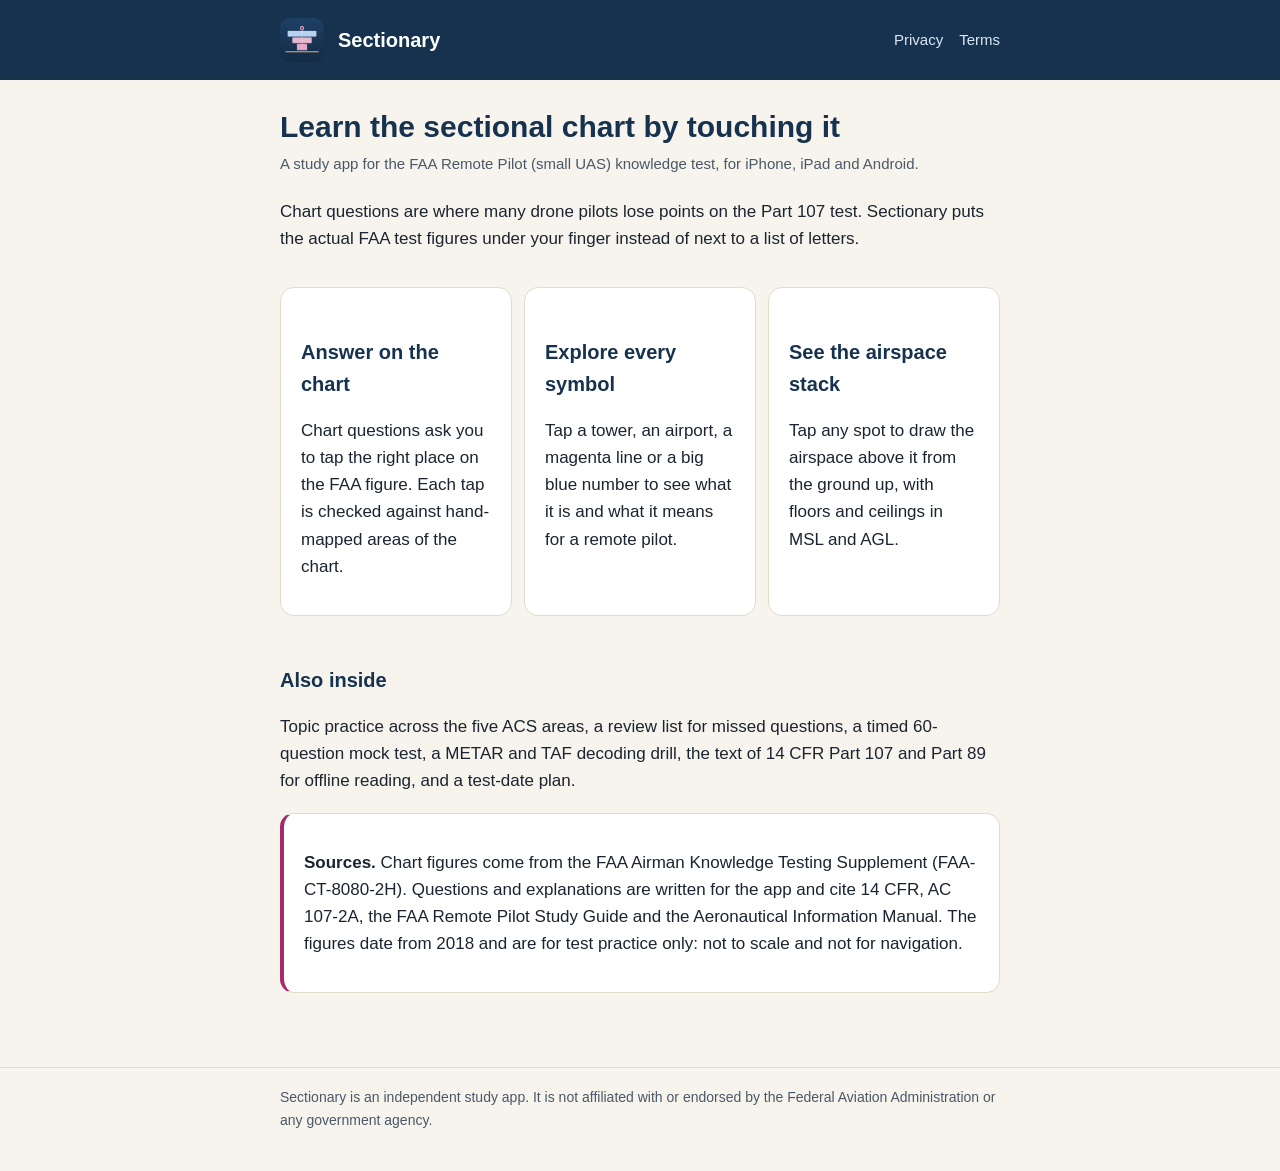
<file: index.html>
<!doctype html>
<html lang="en">
<head>
<meta charset="utf-8">
<meta name="viewport" content="width=device-width, initial-scale=1">
<title>Sectionary: study the sectional chart by touch</title>
<meta name="description" content="A study app for the FAA Remote Pilot knowledge test, built on the FAA sectional chart figures.">
<link rel="icon" href="assets/icon.png">
<link rel="stylesheet" href="assets/sheet.css">
</head>
<body>
<header class="band"><div class="wrap">
<img src="assets/icon.png" alt="">
<a class="home" href="">Sectionary</a>
<nav><a href="privacy/">Privacy</a><a href="terms/">Terms</a></nav>
</div></header>
<main><div class="wrap">
<h1>Learn the sectional chart by touching it</h1>
<p class="stamp">A study app for the FAA Remote Pilot (small UAS) knowledge test, for iPhone, iPad and Android.</p>
<p>Chart questions are where many drone pilots lose points on the Part 107 test. Sectionary puts the actual FAA test figures under your finger instead of next to a list of letters.</p>
<div class="feature">
  <div class="card"><h2>Answer on the chart</h2><p>Chart questions ask you to tap the right place on the FAA figure. Each tap is checked against hand-mapped areas of the chart.</p></div>
  <div class="card"><h2>Explore every symbol</h2><p>Tap a tower, an airport, a magenta line or a big blue number to see what it is and what it means for a remote pilot.</p></div>
  <div class="card"><h2>See the airspace stack</h2><p>Tap any spot to draw the airspace above it from the ground up, with floors and ceilings in MSL and AGL.</p></div>
</div>
<h2>Also inside</h2>
<p>Topic practice across the five ACS areas, a review list for missed questions, a timed 60-question mock test, a METAR and TAF decoding drill, the text of 14 CFR Part 107 and Part 89 for offline reading, and a test-date plan.</p>
<div class="card note">
<p><strong>Sources.</strong> Chart figures come from the FAA Airman Knowledge Testing Supplement (FAA-CT-8080-2H). Questions and explanations are written for the app and cite 14 CFR, AC 107-2A, the FAA Remote Pilot Study Guide and the Aeronautical Information Manual. The figures date from 2018 and are for test practice only: not to scale and not for navigation.</p>
</div>
</div></main>
<footer><div class="wrap">
Sectionary is an independent study app. It is not affiliated with or endorsed by the Federal Aviation Administration or any government agency.
</div></footer>
</body>
</html>
</file>
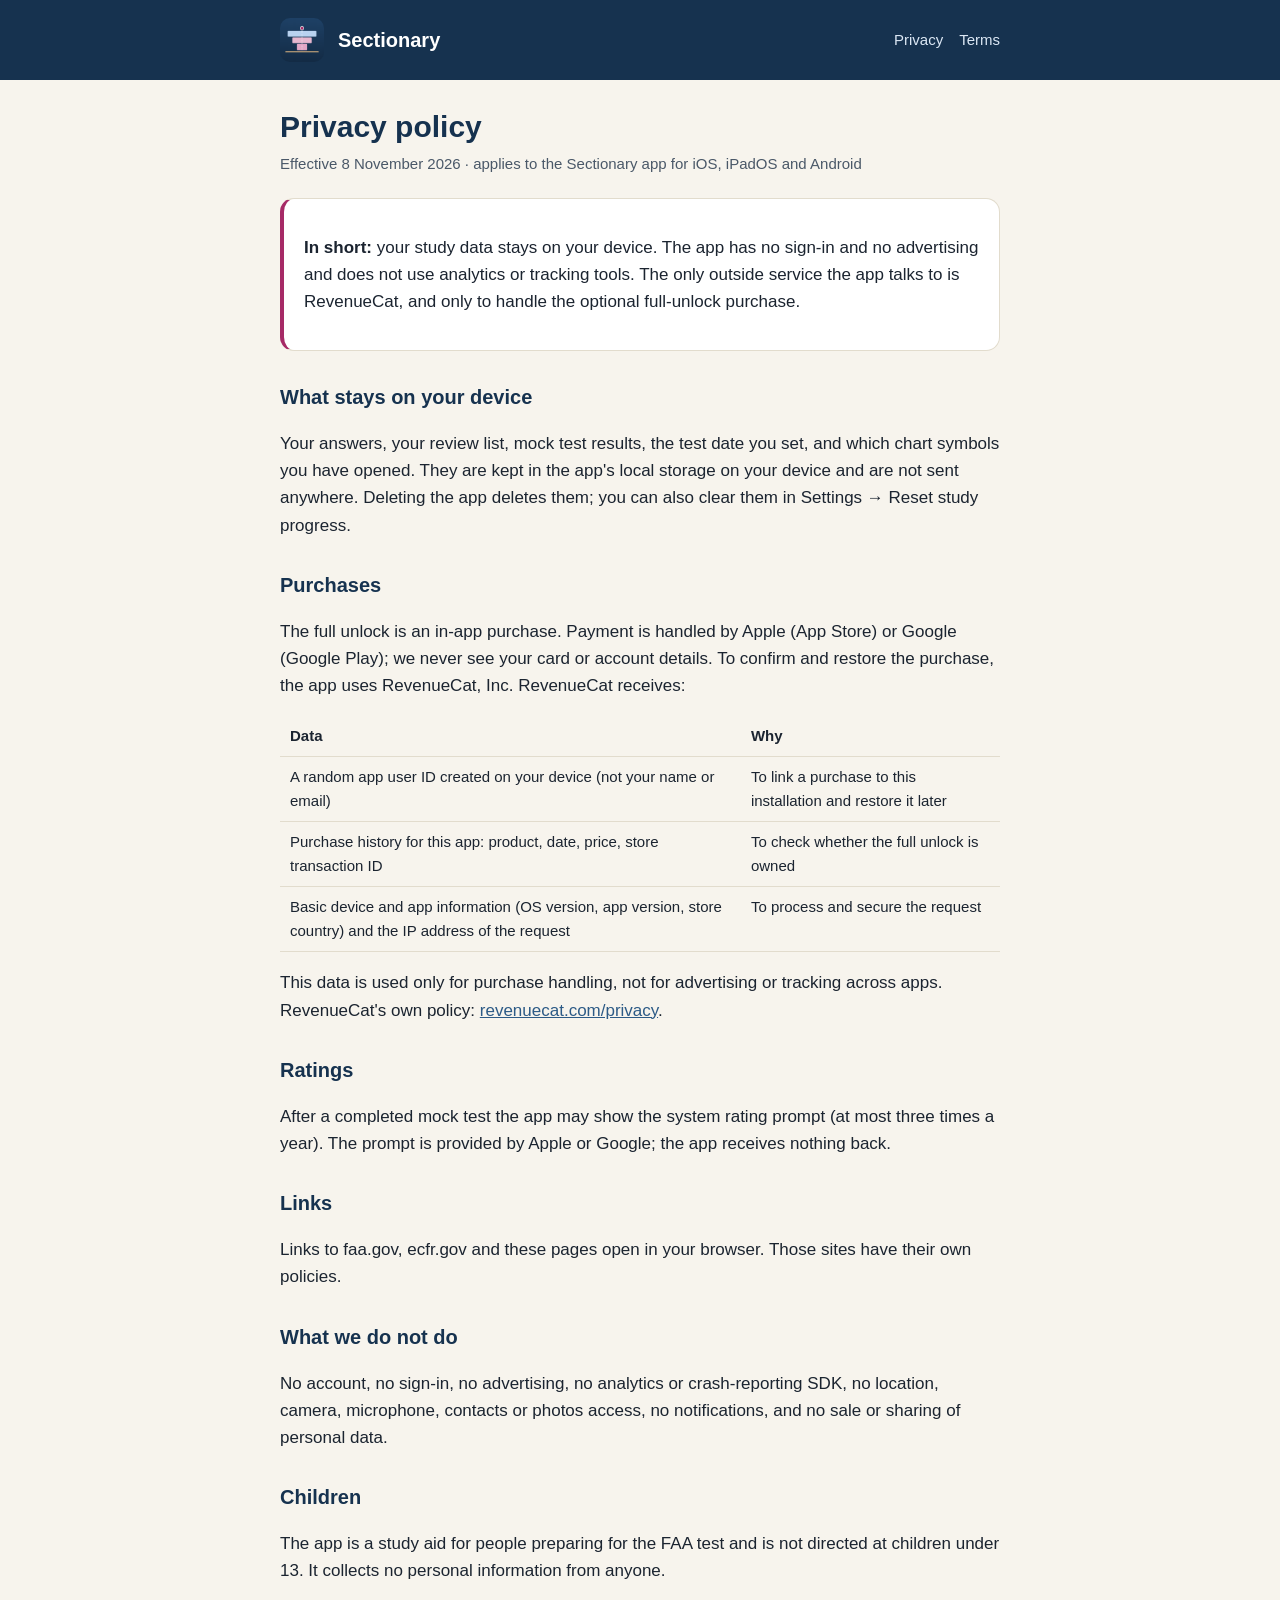
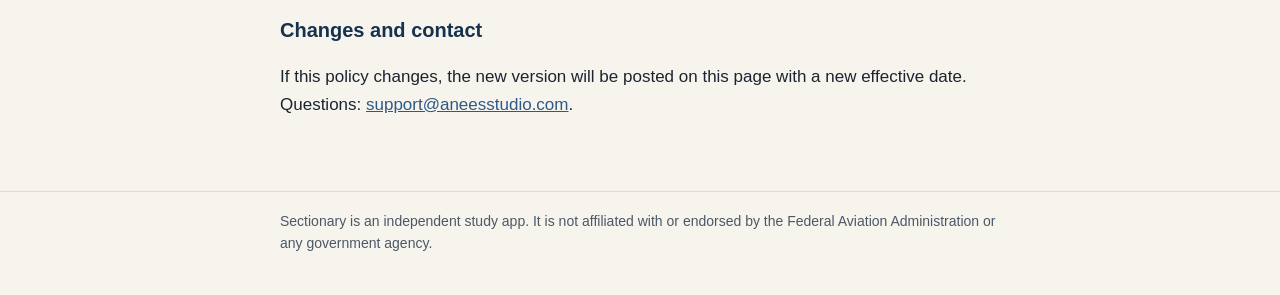
<file: privacy/index.html>
<!doctype html>
<html lang="en">
<head>
<meta charset="utf-8">
<meta name="viewport" content="width=device-width, initial-scale=1">
<title>Sectionary privacy policy</title>
<meta name="description" content="What the Sectionary app stores, what it sends, and to whom.">
<link rel="icon" href="../assets/icon.png">
<link rel="stylesheet" href="../assets/sheet.css">
</head>
<body>
<header class="band"><div class="wrap">
<img src="../assets/icon.png" alt="">
<a class="home" href="../">Sectionary</a>
<nav><a href="../privacy/">Privacy</a><a href="../terms/">Terms</a></nav>
</div></header>
<main><div class="wrap">
<h1>Privacy policy</h1>
<p class="stamp">Effective 8 November 2026 · applies to the Sectionary app for iOS, iPadOS and Android</p>

<div class="card note"><p><strong>In short:</strong> your study data stays on your device. The app has no sign-in and no advertising and does not use analytics or tracking tools. The only outside service the app talks to is RevenueCat, and only to handle the optional full-unlock purchase.</p></div>

<h2>What stays on your device</h2>
<p>Your answers, your review list, mock test results, the test date you set, and which chart symbols you have opened. They are kept in the app's local storage on your device and are not sent anywhere. Deleting the app deletes them; you can also clear them in Settings → Reset study progress.</p>

<h2>Purchases</h2>
<p>The full unlock is an in-app purchase. Payment is handled by Apple (App Store) or Google (Google Play); we never see your card or account details. To confirm and restore the purchase, the app uses RevenueCat, Inc. RevenueCat receives:</p>
<table>
<tr><th>Data</th><th>Why</th></tr>
<tr><td>A random app user ID created on your device (not your name or email)</td><td>To link a purchase to this installation and restore it later</td></tr>
<tr><td>Purchase history for this app: product, date, price, store transaction ID</td><td>To check whether the full unlock is owned</td></tr>
<tr><td>Basic device and app information (OS version, app version, store country) and the IP address of the request</td><td>To process and secure the request</td></tr>
</table>
<p>This data is used only for purchase handling, not for advertising or tracking across apps. RevenueCat's own policy: <a href="https://www.revenuecat.com/privacy">revenuecat.com/privacy</a>.</p>

<h2>Ratings</h2>
<p>After a completed mock test the app may show the system rating prompt (at most three times a year). The prompt is provided by Apple or Google; the app receives nothing back.</p>

<h2>Links</h2>
<p>Links to faa.gov, ecfr.gov and these pages open in your browser. Those sites have their own policies.</p>

<h2>What we do not do</h2>
<p>No account, no sign-in, no advertising, no analytics or crash-reporting SDK, no location, camera, microphone, contacts or photos access, no notifications, and no sale or sharing of personal data.</p>

<h2>Children</h2>
<p>The app is a study aid for people preparing for the FAA test and is not directed at children under 13. It collects no personal information from anyone.</p>

<h2>Changes and contact</h2>
<p>If this policy changes, the new version will be posted on this page with a new effective date. Questions: <a href="mailto:support@aneesstudio.com">support@aneesstudio.com</a>.</p>
</div></main>
<footer><div class="wrap">
Sectionary is an independent study app. It is not affiliated with or endorsed by the Federal Aviation Administration or any government agency.
</div></footer>
</body>
</html>
</file>
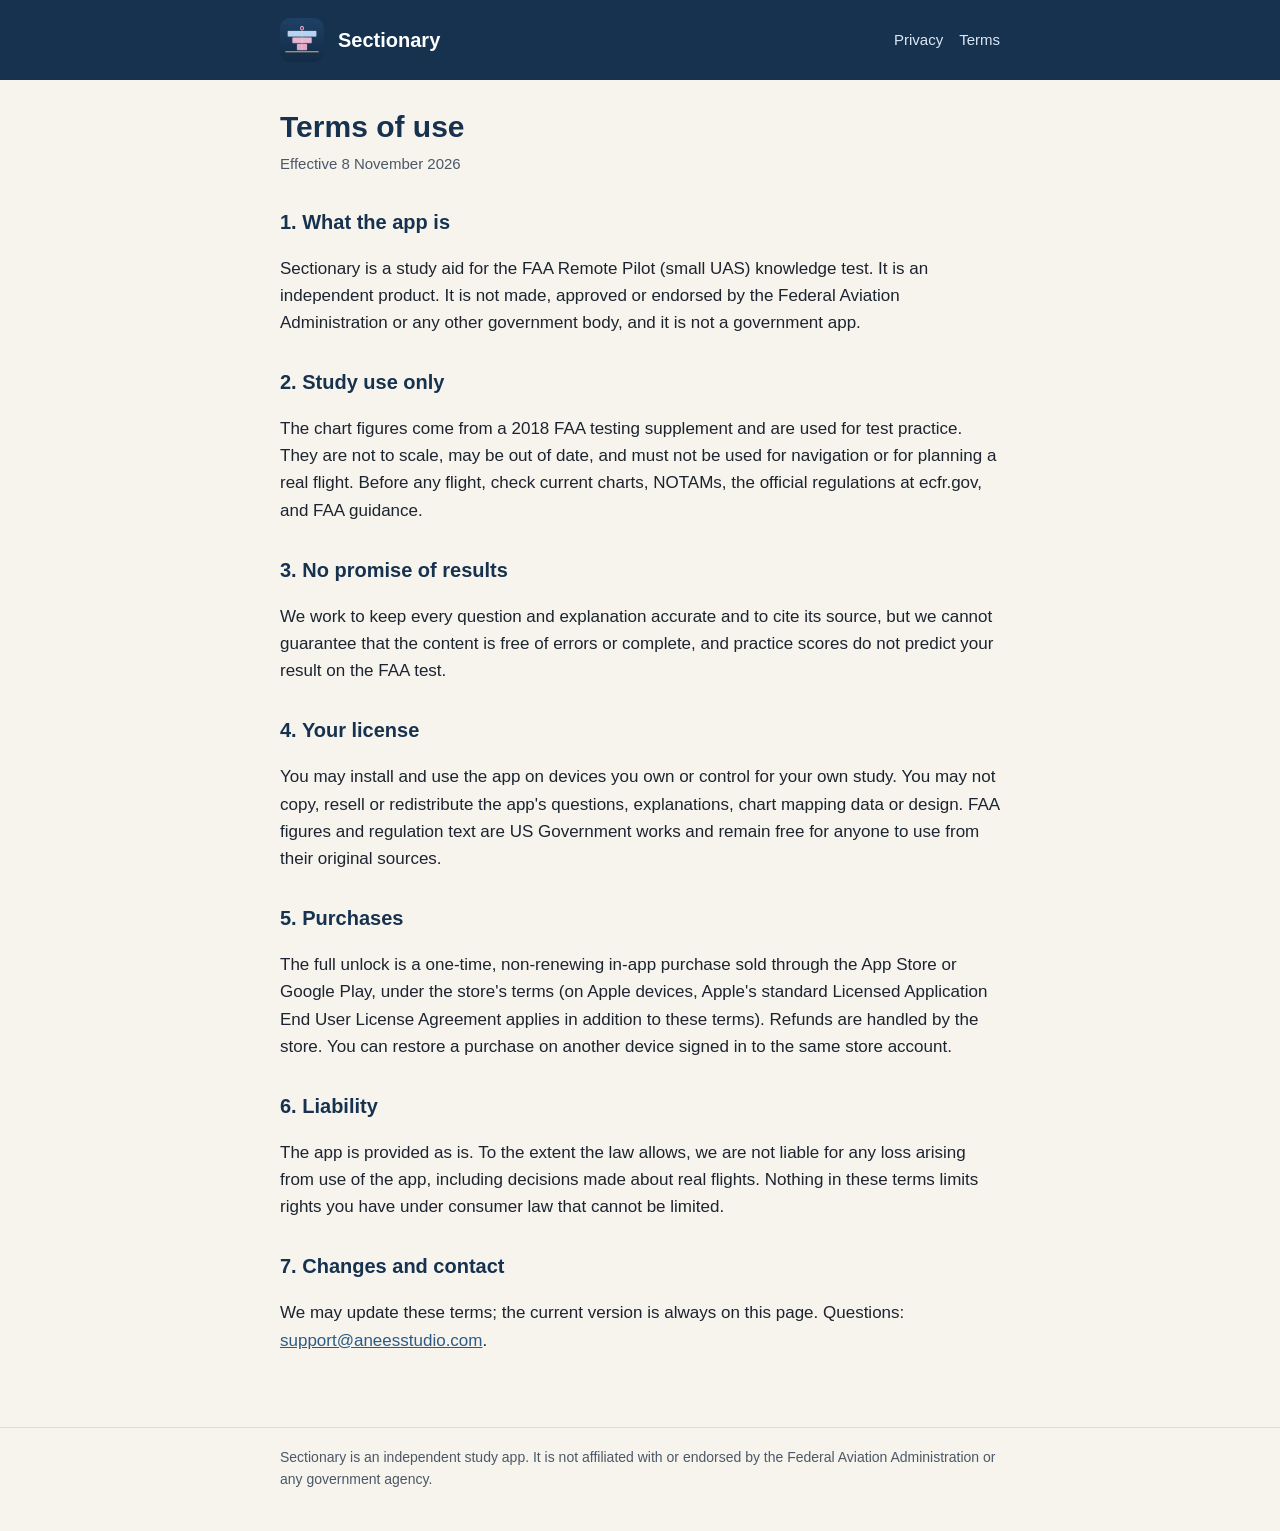
<file: terms/index.html>
<!doctype html>
<html lang="en">
<head>
<meta charset="utf-8">
<meta name="viewport" content="width=device-width, initial-scale=1">
<title>Sectionary terms of use</title>
<meta name="description" content="Terms for using the Sectionary study app.">
<link rel="icon" href="../assets/icon.png">
<link rel="stylesheet" href="../assets/sheet.css">
</head>
<body>
<header class="band"><div class="wrap">
<img src="../assets/icon.png" alt="">
<a class="home" href="../">Sectionary</a>
<nav><a href="../privacy/">Privacy</a><a href="../terms/">Terms</a></nav>
</div></header>
<main><div class="wrap">
<h1>Terms of use</h1>
<p class="stamp">Effective 8 November 2026</p>

<h2>1. What the app is</h2>
<p>Sectionary is a study aid for the FAA Remote Pilot (small UAS) knowledge test. It is an independent product. It is not made, approved or endorsed by the Federal Aviation Administration or any other government body, and it is not a government app.</p>

<h2>2. Study use only</h2>
<p>The chart figures come from a 2018 FAA testing supplement and are used for test practice. They are not to scale, may be out of date, and must not be used for navigation or for planning a real flight. Before any flight, check current charts, NOTAMs, the official regulations at ecfr.gov, and FAA guidance.</p>

<h2>3. No promise of results</h2>
<p>We work to keep every question and explanation accurate and to cite its source, but we cannot guarantee that the content is free of errors or complete, and practice scores do not predict your result on the FAA test.</p>

<h2>4. Your license</h2>
<p>You may install and use the app on devices you own or control for your own study. You may not copy, resell or redistribute the app's questions, explanations, chart mapping data or design. FAA figures and regulation text are US Government works and remain free for anyone to use from their original sources.</p>

<h2>5. Purchases</h2>
<p>The full unlock is a one-time, non-renewing in-app purchase sold through the App Store or Google Play, under the store's terms (on Apple devices, Apple's standard Licensed Application End User License Agreement applies in addition to these terms). Refunds are handled by the store. You can restore a purchase on another device signed in to the same store account.</p>

<h2>6. Liability</h2>
<p>The app is provided as is. To the extent the law allows, we are not liable for any loss arising from use of the app, including decisions made about real flights. Nothing in these terms limits rights you have under consumer law that cannot be limited.</p>

<h2>7. Changes and contact</h2>
<p>We may update these terms; the current version is always on this page. Questions: <a href="mailto:support@aneesstudio.com">support@aneesstudio.com</a>.</p>
</div></main>
<footer><div class="wrap">
Sectionary is an independent study app. It is not affiliated with or endorsed by the Federal Aviation Administration or any government agency.
</div></footer>
</body>
</html>
</file>
<file: assets/sheet.css>
:root {
  --ink: #16324f;
  --ink-soft: #2c5a86;
  --accent: #a62a66;
  --paper: #f7f4ed;
  --card: #ffffff;
  --text: #1b2430;
  --muted: #4a5868;
  --rule: #e2dccd;
}
@media (prefers-color-scheme: dark) {
  :root {
    --ink: #9ec3ea;
    --ink-soft: #9ec3ea;
    --accent: #f0a9cb;
    --paper: #0e1620;
    --card: #17222f;
    --text: #e8edf3;
    --muted: #b3c0cd;
    --rule: #263445;
  }
}
* { box-sizing: border-box; }
html { -webkit-text-size-adjust: 100%; }
body {
  margin: 0;
  background: var(--paper);
  color: var(--text);
  font: 17px/1.6 "Atkinson Hyperlegible", -apple-system, "Segoe UI", Roboto, sans-serif;
}
.band { background: var(--ink); color: #fff; }
@media (prefers-color-scheme: dark) { .band { background: #16324f; } }
.wrap { max-width: 760px; margin: 0 auto; padding: 0 20px; }
header.band .wrap { display: flex; align-items: center; gap: 14px; padding-top: 18px; padding-bottom: 18px; }
header img { width: 44px; height: 44px; border-radius: 10px; }
header a.home { color: #fff; text-decoration: none; font-weight: 700; font-size: 20px; }
nav { margin-left: auto; display: flex; gap: 16px; flex-wrap: wrap; }
nav a { color: #dbe7f4; text-decoration: none; font-size: 15px; }
nav a:hover { text-decoration: underline; }
main { padding: 28px 0 56px; }
h1 { font-size: 30px; line-height: 1.25; margin: 0 0 6px; color: var(--ink); }
h2 { font-size: 20px; margin: 30px 0 8px; color: var(--ink); }
.stamp { color: var(--muted); font-size: 15px; margin: 0 0 22px; }
.card { background: var(--card); border: 1px solid var(--rule); border-radius: 14px; padding: 18px 20px; margin: 18px 0; }
.card.note { border-left: 4px solid var(--accent); }
a { color: var(--ink-soft); }
table { border-collapse: collapse; width: 100%; font-size: 15px; }
th, td { text-align: left; padding: 8px 10px; border-bottom: 1px solid var(--rule); vertical-align: top; }
footer { border-top: 1px solid var(--rule); color: var(--muted); font-size: 14px; padding: 18px 0 40px; }
.feature { display: grid; grid-template-columns: 1fr; gap: 12px; }
@media (min-width: 640px) { .feature { grid-template-columns: 1fr 1fr 1fr; } }
</file>
